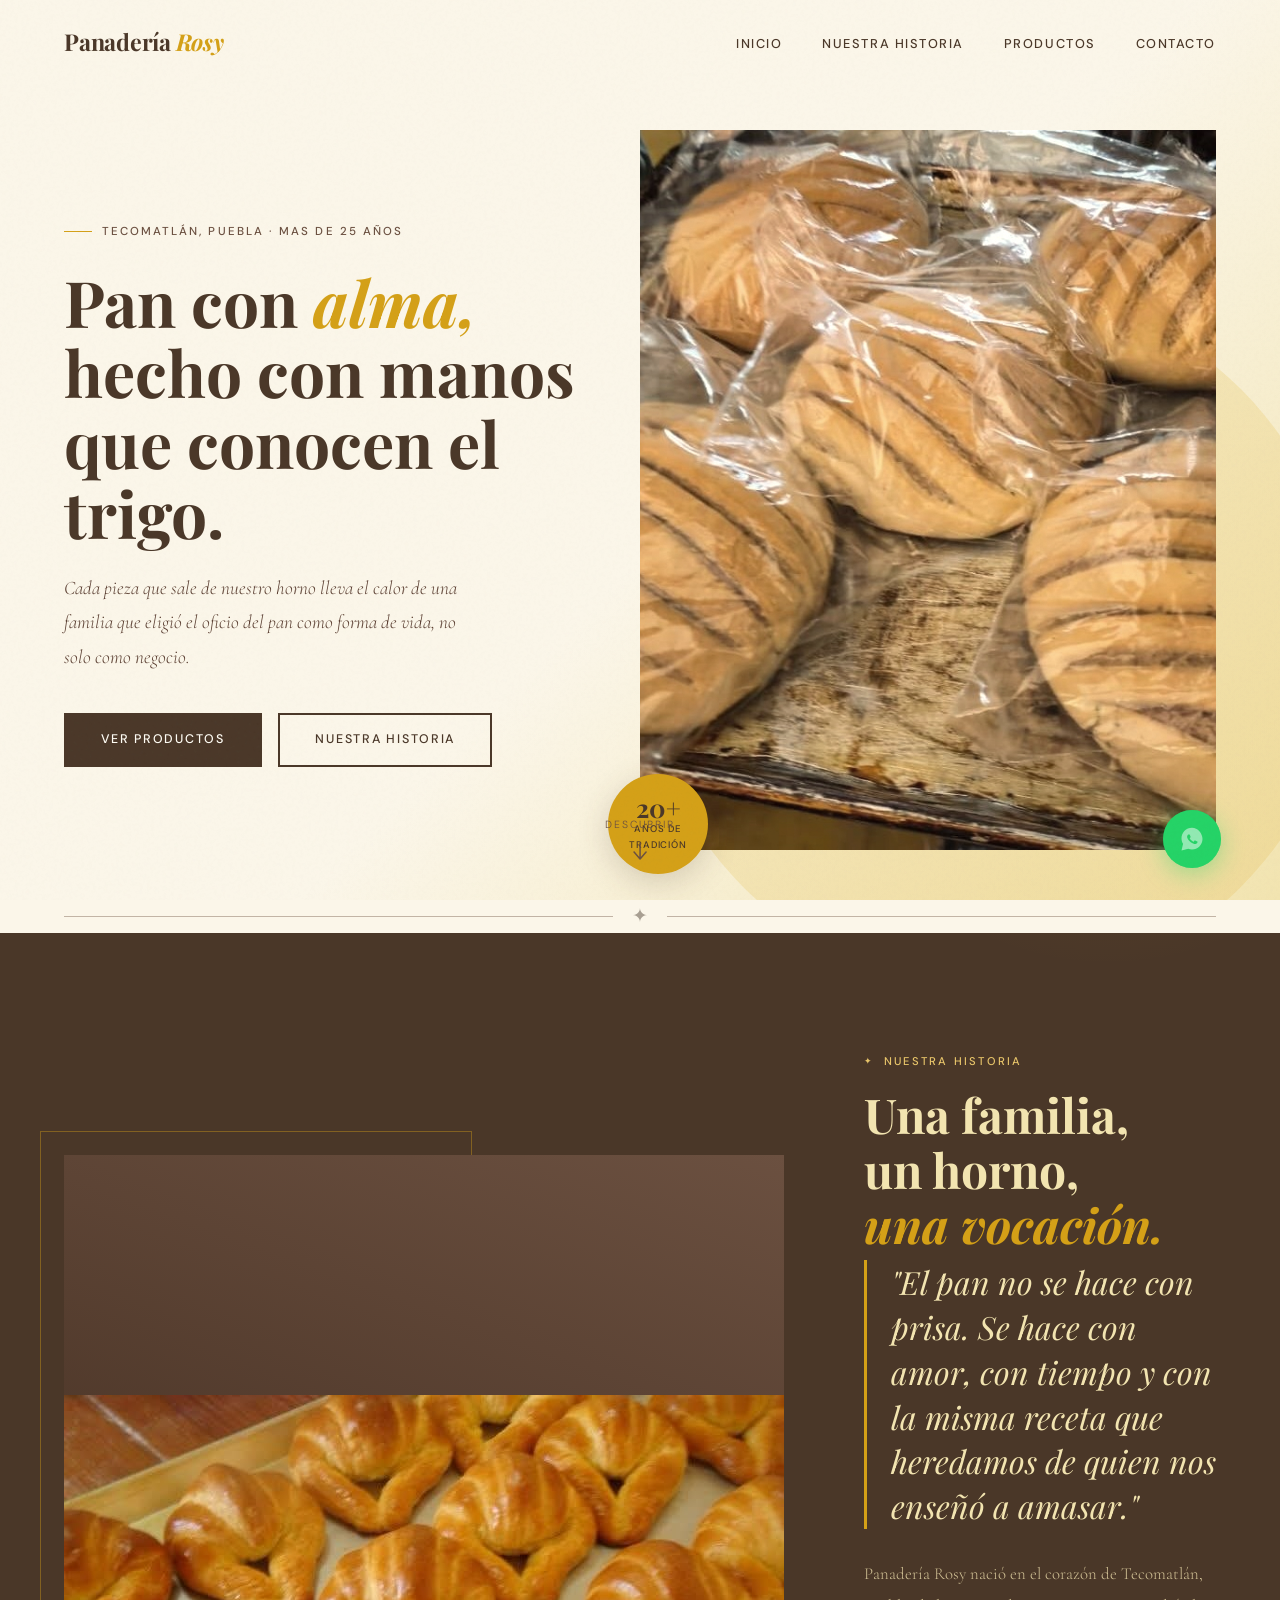
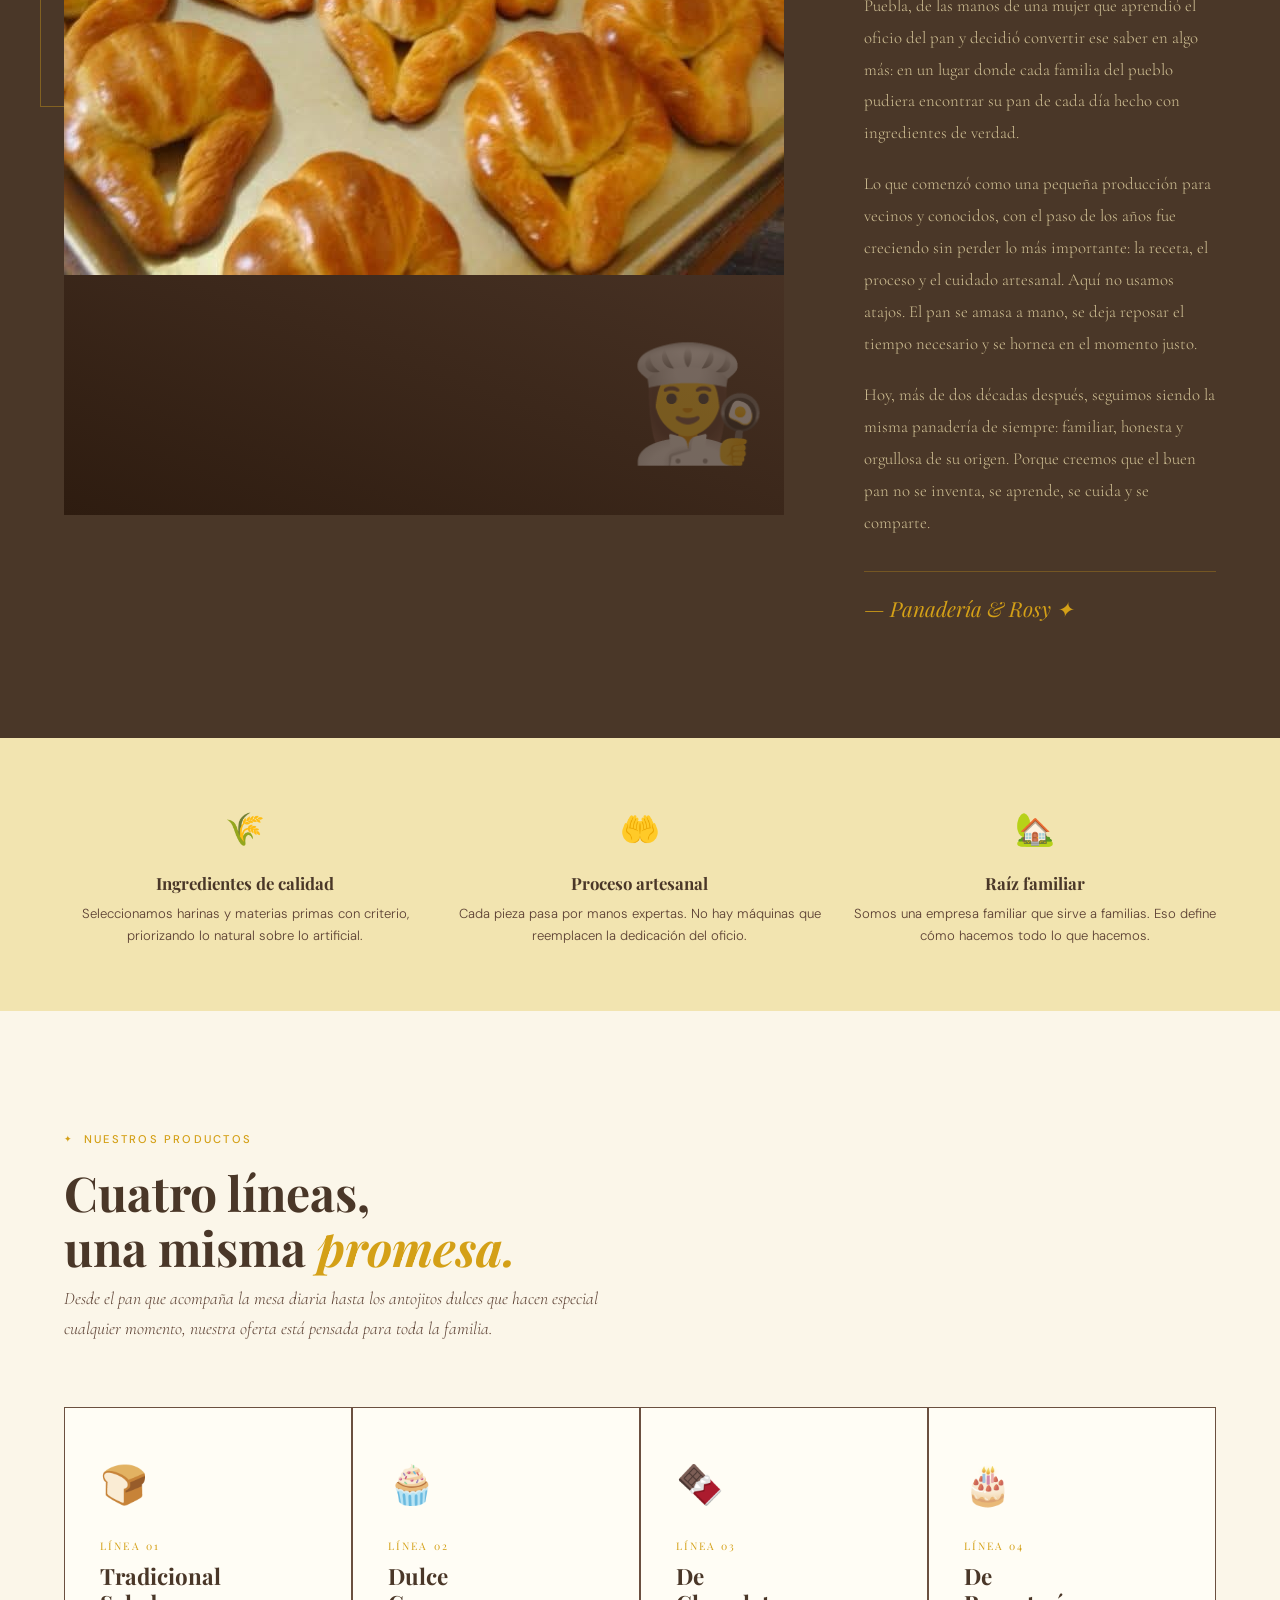
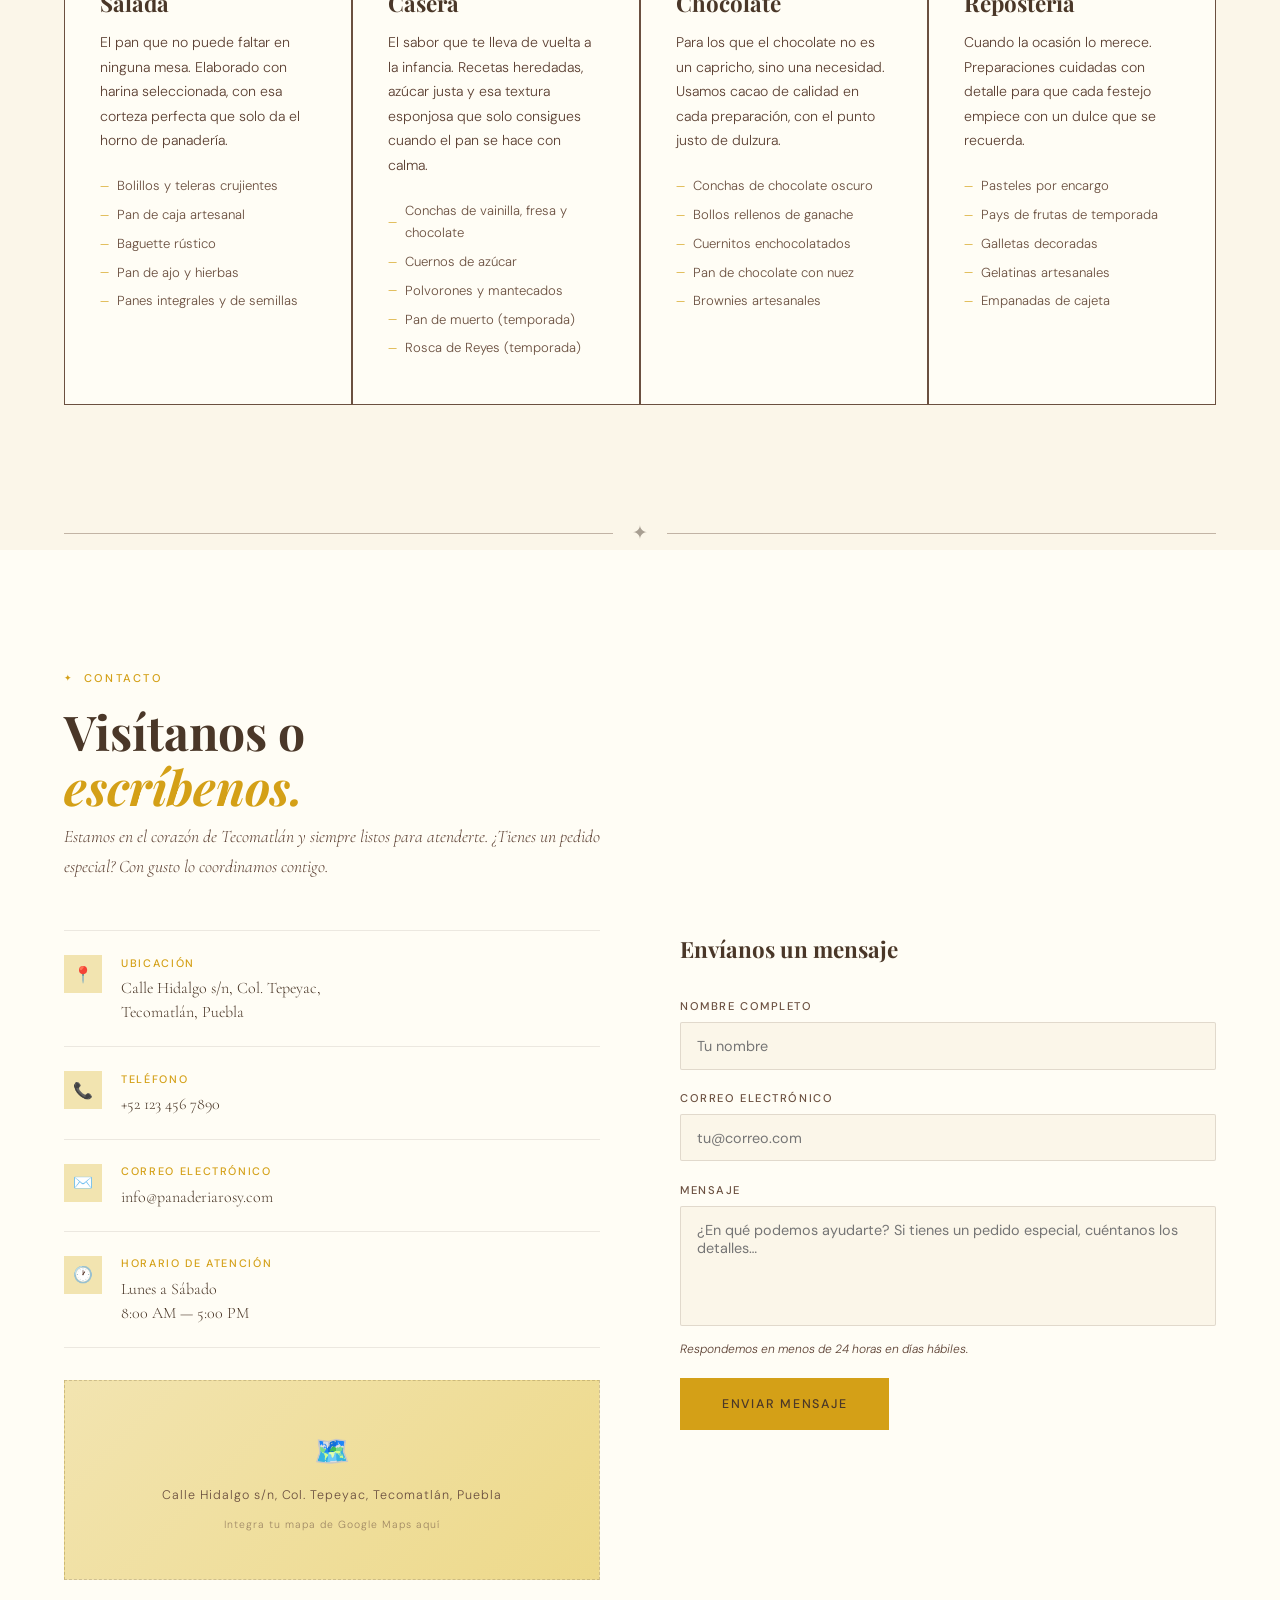
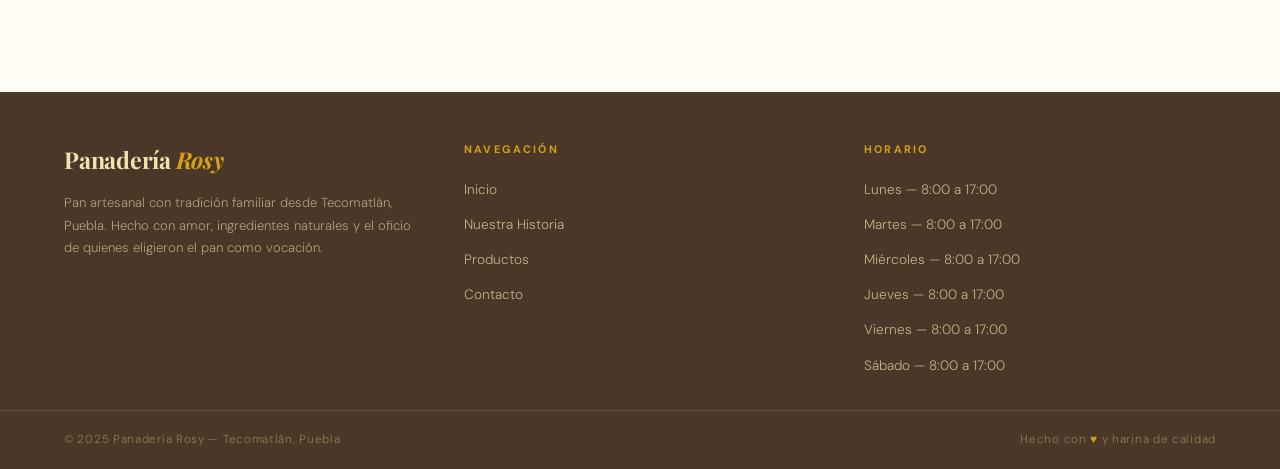
<file: index.html>
<!DOCTYPE html>
<html lang="es">
<head>
  <meta charset="UTF-8">
  <meta name="viewport" content="width=device-width, initial-scale=1.0">
  <title>Panadería Rosy — Tradición que se siente en cada bocado</title>

  <!-- Google Fonts -->
  <link rel="preconnect" href="https://fonts.googleapis.com">
  <link href="https://fonts.googleapis.com/css2?family=Playfair+Display:ital,wght@0,400;0,600;0,700;1,400;1,600&family=Cormorant+Garamond:ital,wght@0,300;0,400;1,300&family=DM+Sans:wght@300;400;500&display=swap" rel="stylesheet">

  <!-- Estilos -->
  <link rel="stylesheet" href="styles.css">
</head>
<body>

<!-- ═══════════════════════════════════════════
     NAVEGACIÓN
════════════════════════════════════════════ -->
<nav id="navbar">
  <a href="#inicio" class="nav-logo">Panadería <span>Rosy</span></a>
  <ul class="nav-links">
    <li><a href="#inicio">Inicio</a></li>
    <li><a href="#historia">Nuestra Historia</a></li>
    <li><a href="#productos">Productos</a></li>
    <li><a href="#contacto">Contacto</a></li>
  </ul>
  <button class="hamburger" id="hamburger" aria-label="Menú">
    <span></span><span></span><span></span>
  </button>
</nav>

<!-- Menú móvil -->
<div class="mobile-menu" id="mobileMenu">
  <a href="#inicio"   onclick="closeMobile()">Inicio</a>
  <a href="#historia" onclick="closeMobile()">Nuestra Historia</a>
  <a href="#productos" onclick="closeMobile()">Productos</a>
  <a href="#contacto" onclick="closeMobile()">Contacto</a>
</div>

<!-- ═══════════════════════════════════════════
     INICIO / HERO
════════════════════════════════════════════ -->
<section id="inicio">
  <div class="hero-bg"></div>
  <div class="hero-arc"></div>

  <div class="hero-content">
    <div class="hero-tag">Tecomatlán, Puebla · Mas de 25 años</div>
    <h1 class="hero-h1">
      Pan con <em>alma,</em><br>
      hecho con manos<br>
      que conocen el trigo.
    </h1>
    <p class="hero-sub">
      Cada pieza que sale de nuestro horno lleva el calor de una familia que eligió el oficio del pan como forma de vida, no solo como negocio.
    </p>
    <div class="cta-group">
      <a href="#productos" class="btn-primary">Ver productos</a>
      <a href="#historia"  class="btn-ghost">Nuestra historia</a>
    </div>
  </div>

  <div class="hero-image-wrap">
     <img class="hero-img" src="CCC.jpg" alt="Pan artesanal Panadería Rosy">
      <!--
        Sugerencia: reemplaza el placeholder con:
        <img class="hero-img" src="img/pan-artesanal.jpg" alt="Pan artesanal Panadería Rosy">
        Foto recomendada: hogaza rústica sobre tabla de madera, luz cálida lateral.
      -->
      <div class="hero-img-placeholder"></div>
      <div class="hero-badge">
        <strong>20+</strong>
        <span>años de tradición</span>
      </div>
    </div>
  </div>

  <div class="hero-scroll" aria-hidden="true">
    <span>Descubrir</span>
    <svg viewBox="0 0 14 18" fill="none" xmlns="http://www.w3.org/2000/svg">
      <path d="M7 1v16M1 10l6 7 6-7" stroke="currentColor" stroke-width="1.5" stroke-linecap="round" stroke-linejoin="round"/>
    </svg>
  </div>
</section>

<div class="divider"><span>✦</span></div>

<!-- ═══════════════════════════════════════════
     NUESTRA HISTORIA
════════════════════════════════════════════ -->
<section id="historia">
  <div class="historia-grid">

    <div class="historia-img-wrap reveal">
      <div class="historia-img-inner">
        <img src="Cuernitos.jpg" alt="Cuernitos de Panadería Rosy">
        <!--
          Sugerencia: foto de la fundadora o del proceso de amasado,
          en blanco y negro o tonos cálidos.
          <img src="img/fundadora.jpg" alt="Fundadora de Panadería Rosy">
        -->
      </div>
      <div class="historia-img-accent"></div>
    </div>

    <div>
      <div class="section-tag reveal">Nuestra Historia</div>
      <h2 class="section-title reveal reveal-delay-1">
        Una familia,<br>un horno,<br><em>una vocación.</em>
      </h2>

      <blockquote class="historia-quote reveal reveal-delay-2">
        "El pan no se hace con prisa. Se hace con amor, con tiempo y con la misma receta que heredamos de quien nos enseñó a amasar."
      </blockquote>

      <div class="historia-body reveal reveal-delay-3">
        <p>
          Panadería Rosy nació en el corazón de Tecomatlán, Puebla, de las manos de una mujer que aprendió el oficio del pan y decidió convertir ese saber en algo más: en un lugar donde cada familia del pueblo pudiera encontrar su pan de cada día hecho con ingredientes de verdad.
        </p>
        <p>
          Lo que comenzó como una pequeña producción para vecinos y conocidos, con el paso de los años fue creciendo sin perder lo más importante: la receta, el proceso y el cuidado artesanal. Aquí no usamos atajos. El pan se amasa a mano, se deja reposar el tiempo necesario y se hornea en el momento justo.
        </p>
        <p>
          Hoy, más de dos décadas después, seguimos siendo la misma panadería de siempre: familiar, honesta y orgullosa de su origen. Porque creemos que el buen pan no se inventa, se aprende, se cuida y se comparte.
        </p>
      </div>

      <div class="historia-firma reveal reveal-delay-4">
        — Panadería &amp; Rosy ✦
      </div>
    </div>

  </div>
</section>

<!-- Franja de valores -->
<div class="valores-strip">
  <div class="valor-item reveal">
    <span class="valor-icon">🌾</span>
    <div class="valor-label">Ingredientes de calidad</div>
    <p class="valor-text">Seleccionamos harinas y materias primas con criterio, priorizando lo natural sobre lo artificial.</p>
  </div>
  <div class="valor-item reveal reveal-delay-2">
    <span class="valor-icon">🤲</span>
    <div class="valor-label">Proceso artesanal</div>
    <p class="valor-text">Cada pieza pasa por manos expertas. No hay máquinas que reemplacen la dedicación del oficio.</p>
  </div>
  <div class="valor-item reveal reveal-delay-3">
    <span class="valor-icon">🏡</span>
    <div class="valor-label">Raíz familiar</div>
    <p class="valor-text">Somos una empresa familiar que sirve a familias. Eso define cómo hacemos todo lo que hacemos.</p>
  </div>
</div>

<!-- ═══════════════════════════════════════════
     PRODUCTOS
════════════════════════════════════════════ -->
<section id="productos">
  <div class="productos-intro reveal">
    <div class="section-tag">Nuestros Productos</div>
    <h2 class="section-title">
      Cuatro líneas,<br>una misma <em>promesa.</em>
    </h2>
    <p class="section-lead">
      Desde el pan que acompaña la mesa diaria hasta los antojitos dulces que hacen especial cualquier momento, nuestra oferta está pensada para toda la familia.
    </p>
  </div>

  <div class="lineas-grid">

    <!-- Línea 01: Salada -->
    <div class="linea-card reveal">
      <span class="linea-icon">🍞</span>
      <span class="linea-num">Línea 01</span>
      <div class="linea-name">Tradicional<br>Salada</div>
      <p class="linea-desc">
        El pan que no puede faltar en ninguna mesa. Elaborado con harina seleccionada, con esa corteza perfecta que solo da el horno de panadería.
      </p>
      <ul class="linea-items">
        <li>Bolillos y teleras crujientes</li>
        <li>Pan de caja artesanal</li>
        <li>Baguette rústico</li>
        <li>Pan de ajo y hierbas</li>
        <li>Panes integrales y de semillas</li>
      </ul>
    </div>

    <!-- Línea 02: Dulce -->
    <div class="linea-card reveal reveal-delay-1">
      <span class="linea-icon">🧁</span>
      <span class="linea-num">Línea 02</span>
      <div class="linea-name">Dulce<br>Casera</div>
      <p class="linea-desc">
        El sabor que te lleva de vuelta a la infancia. Recetas heredadas, azúcar justa y esa textura esponjosa que solo consigues cuando el pan se hace con calma.
      </p>
      <ul class="linea-items">
        <li>Conchas de vainilla, fresa y chocolate</li>
        <li>Cuernos de azúcar</li>
        <li>Polvorones y mantecados</li>
        <li>Pan de muerto (temporada)</li>
        <li>Rosca de Reyes (temporada)</li>
      </ul>
    </div>

    <!-- Línea 03: Chocolate -->
    <div class="linea-card reveal reveal-delay-2">
      <span class="linea-icon">🍫</span>
      <span class="linea-num">Línea 03</span>
      <div class="linea-name">De<br>Chocolate</div>
      <p class="linea-desc">
        Para los que el chocolate no es un capricho, sino una necesidad. Usamos cacao de calidad en cada preparación, con el punto justo de dulzura.
      </p>
      <ul class="linea-items">
        <li>Conchas de chocolate oscuro</li>
        <li>Bollos rellenos de ganache</li>
        <li>Cuernitos enchocolatados</li>
        <li>Pan de chocolate con nuez</li>
        <li>Brownies artesanales</li>
      </ul>
    </div>

    <!-- Línea 04: Repostería -->
    <div class="linea-card reveal reveal-delay-3">
      <span class="linea-icon">🎂</span>
      <span class="linea-num">Línea 04</span>
      <div class="linea-name">De<br>Repostería</div>
      <p class="linea-desc">
        Cuando la ocasión lo merece. Preparaciones cuidadas con detalle para que cada festejo empiece con un dulce que se recuerda.
      </p>
      <ul class="linea-items">
        <li>Pasteles por encargo</li>
        <li>Pays de frutas de temporada</li>
        <li>Galletas decoradas</li>
        <li>Gelatinas artesanales</li>
        <li>Empanadas de cajeta</li>
      </ul>
    </div>

  </div>
</section>

<div class="divider"><span>✦</span></div>

<!-- ═══════════════════════════════════════════
     CONTACTO
════════════════════════════════════════════ -->
<section id="contacto">
  <div class="section-tag reveal">Contacto</div>
  <h2 class="section-title reveal reveal-delay-1">
    Visítanos o<br><em>escríbenos.</em>
  </h2>
  <p class="section-lead reveal reveal-delay-2">
    Estamos en el corazón de Tecomatlán y siempre listos para atenderte. ¿Tienes un pedido especial? Con gusto lo coordinamos contigo.
  </p>

  <div class="contacto-grid">

    <!-- Información de contacto -->
    <div class="contacto-info reveal">

      <div class="info-item">
        <div class="info-icon">📍</div>
        <div>
          <div class="info-label">Ubicación</div>
          <p class="info-value">Calle Hidalgo s/n, Col. Tepeyac,<br>Tecomatlán, Puebla</p>
        </div>
      </div>

      <div class="info-item">
        <div class="info-icon">📞</div>
        <div>
          <div class="info-label">Teléfono</div>
          <p class="info-value"><a href="tel:+521234567890">+52 123 456 7890</a></p>
        </div>
      </div>

      <div class="info-item">
        <div class="info-icon">✉️</div>
        <div>
          <div class="info-label">Correo electrónico</div>
          <p class="info-value"><a href="mailto:info@panaderiarosy.com">info@panaderiarosy.com</a></p>
        </div>
      </div>

      <div class="info-item">
        <div class="info-icon">🕐</div>
        <div>
          <div class="info-label">Horario de atención</div>
          <p class="info-value">Lunes a Sábado<br>8:00 AM — 5:00 PM</p>
        </div>
      </div>

      <!-- Mapa de Google Maps -->
      <div class="map-placeholder">
        <span>🗺️</span>
        <p>Calle Hidalgo s/n, Col. Tepeyac, Tecomatlán, Puebla</p>
        <small style="opacity:0.6">Integra tu mapa de Google Maps aquí</small>
        <!--
          Para activar el mapa real, reemplaza este bloque con:
          <iframe
            src="https://www.google.com/maps/embed?pb=TU_EMBED_ID"
            width="100%" height="100%"
            style="border:0;" allowfullscreen="" loading="lazy">
          </iframe>
        -->
      </div>
    </div>

    <!-- Formulario de contacto -->
    <div class="reveal reveal-delay-2">
      <h3 style="font-family:var(--font-display);font-size:1.4rem;font-weight:700;color:var(--marron);margin-bottom:1.8rem;">
        Envíanos un mensaje
      </h3>
      <form class="contacto-form" onsubmit="handleForm(event)">
        <div class="form-group">
          <label for="nombre">Nombre completo</label>
          <input type="text" id="nombre" name="nombre" placeholder="Tu nombre" required>
        </div>
        <div class="form-group">
          <label for="correo">Correo electrónico</label>
          <input type="email" id="correo" name="correo" placeholder="tu@correo.com" required>
        </div>
        <div class="form-group">
          <label for="mensaje">Mensaje</label>
          <textarea id="mensaje" name="mensaje" placeholder="¿En qué podemos ayudarte? Si tienes un pedido especial, cuéntanos los detalles…" required></textarea>
        </div>
        <p class="form-note">Respondemos en menos de 24 horas en días hábiles.</p>
        <button type="submit" class="btn-send">Enviar mensaje</button>
        <div id="form-success" style="display:none;color:var(--marron);font-size:0.85rem;background:var(--pastel);padding:1rem;border-left:3px solid var(--yema);">
          ¡Gracias! Tu mensaje fue enviado. Te contactaremos pronto. 🌾
        </div>
      </form>
    </div>

  </div>
</section>

<!-- ═══════════════════════════════════════════
     FOOTER
════════════════════════════════════════════ -->
<footer>
  <div class="footer-brand">
    <a href="#inicio" class="nav-logo">Panadería <span>Rosy</span></a>
    <p>Pan artesanal con tradición familiar desde Tecomatlán, Puebla. Hecho con amor, ingredientes naturales y el oficio de quienes eligieron el pan como vocación.</p>
  </div>
  <div class="footer-col">
    <h4>Navegación</h4>
    <ul>
      <li><a href="#inicio">Inicio</a></li>
      <li><a href="#historia">Nuestra Historia</a></li>
      <li><a href="#productos">Productos</a></li>
      <li><a href="#contacto">Contacto</a></li>
    </ul>
  </div>
  <div class="footer-col">
    <h4>Horario</h4>
    <ul>
      <li><a href="#">Lunes — 8:00 a 17:00</a></li>
      <li><a href="#">Martes — 8:00 a 17:00</a></li>
      <li><a href="#">Miércoles — 8:00 a 17:00</a></li>
      <li><a href="#">Jueves — 8:00 a 17:00</a></li>
      <li><a href="#">Viernes — 8:00 a 17:00</a></li>
      <li><a href="#">Sábado — 8:00 a 17:00</a></li>
    </ul>
  </div>
</footer>
<div class="footer-bottom">
  <p>© 2025 Panadería Rosy — Tecomatlán, Puebla</p>
  <p>Hecho con <span class="footer-heart">♥</span> y harina de calidad</p>
</div>

<!-- ═══════════════════════════════════════════
     WHATSAPP FLOTANTE
     Reemplaza el número: wa.me/52[TU NÚMERO]
     El parámetro ?text= es el mensaje predefinido.
════════════════════════════════════════════ -->
<a class="wa-float"
   href="https://wa.me/521234567890?text=Hola%20Panadera%C3%ADa%20Rosy%2C%20me%20interesa%20hacer%20un%20pedido%20%F0%9F%8D%9E"
   target="_blank"
   rel="noopener noreferrer"
   aria-label="Contáctanos por WhatsApp">
  <div class="wa-bubble">
    <svg viewBox="0 0 32 32" fill="none" xmlns="http://www.w3.org/2000/svg">
      <path d="M16 3C9.373 3 4 8.373 4 15c0 2.385.664 4.61 1.816 6.51L4 29l7.697-1.797A12.94 12.94 0 0016 28c6.627 0 12-5.373 12-12S22.627 3 16 3z" fill="#fff"/>
      <path d="M21.707 18.594c-.293-.147-1.734-.856-2.003-.953-.268-.098-.463-.147-.658.147-.195.293-.756.953-.927 1.148-.17.195-.341.22-.634.073-.293-.147-1.237-.456-2.356-1.453-.870-.776-1.458-1.735-1.629-2.028-.17-.293-.018-.451.128-.597.131-.131.293-.341.44-.512.146-.17.195-.293.293-.488.098-.195.049-.366-.025-.512-.073-.147-.658-1.587-.902-2.173-.237-.57-.479-.493-.658-.502l-.561-.01c-.195 0-.512.073-.78.366-.268.293-1.025 1.001-1.025 2.44s1.049 2.832 1.196 3.027c.146.195 2.064 3.152 5.001 4.42.699.302 1.244.482 1.669.617.701.223 1.34.192 1.844.116.562-.084 1.734-.709 1.978-1.393.244-.684.244-1.27.17-1.393-.073-.122-.268-.195-.561-.342z" fill="#25D366"/>
    </svg>
  </div>
  <span class="wa-label">¡Escríbenos!</span>
</a>

<!-- Script principal -->
<script src="main.js"></script>

</body>
</html>
</file>
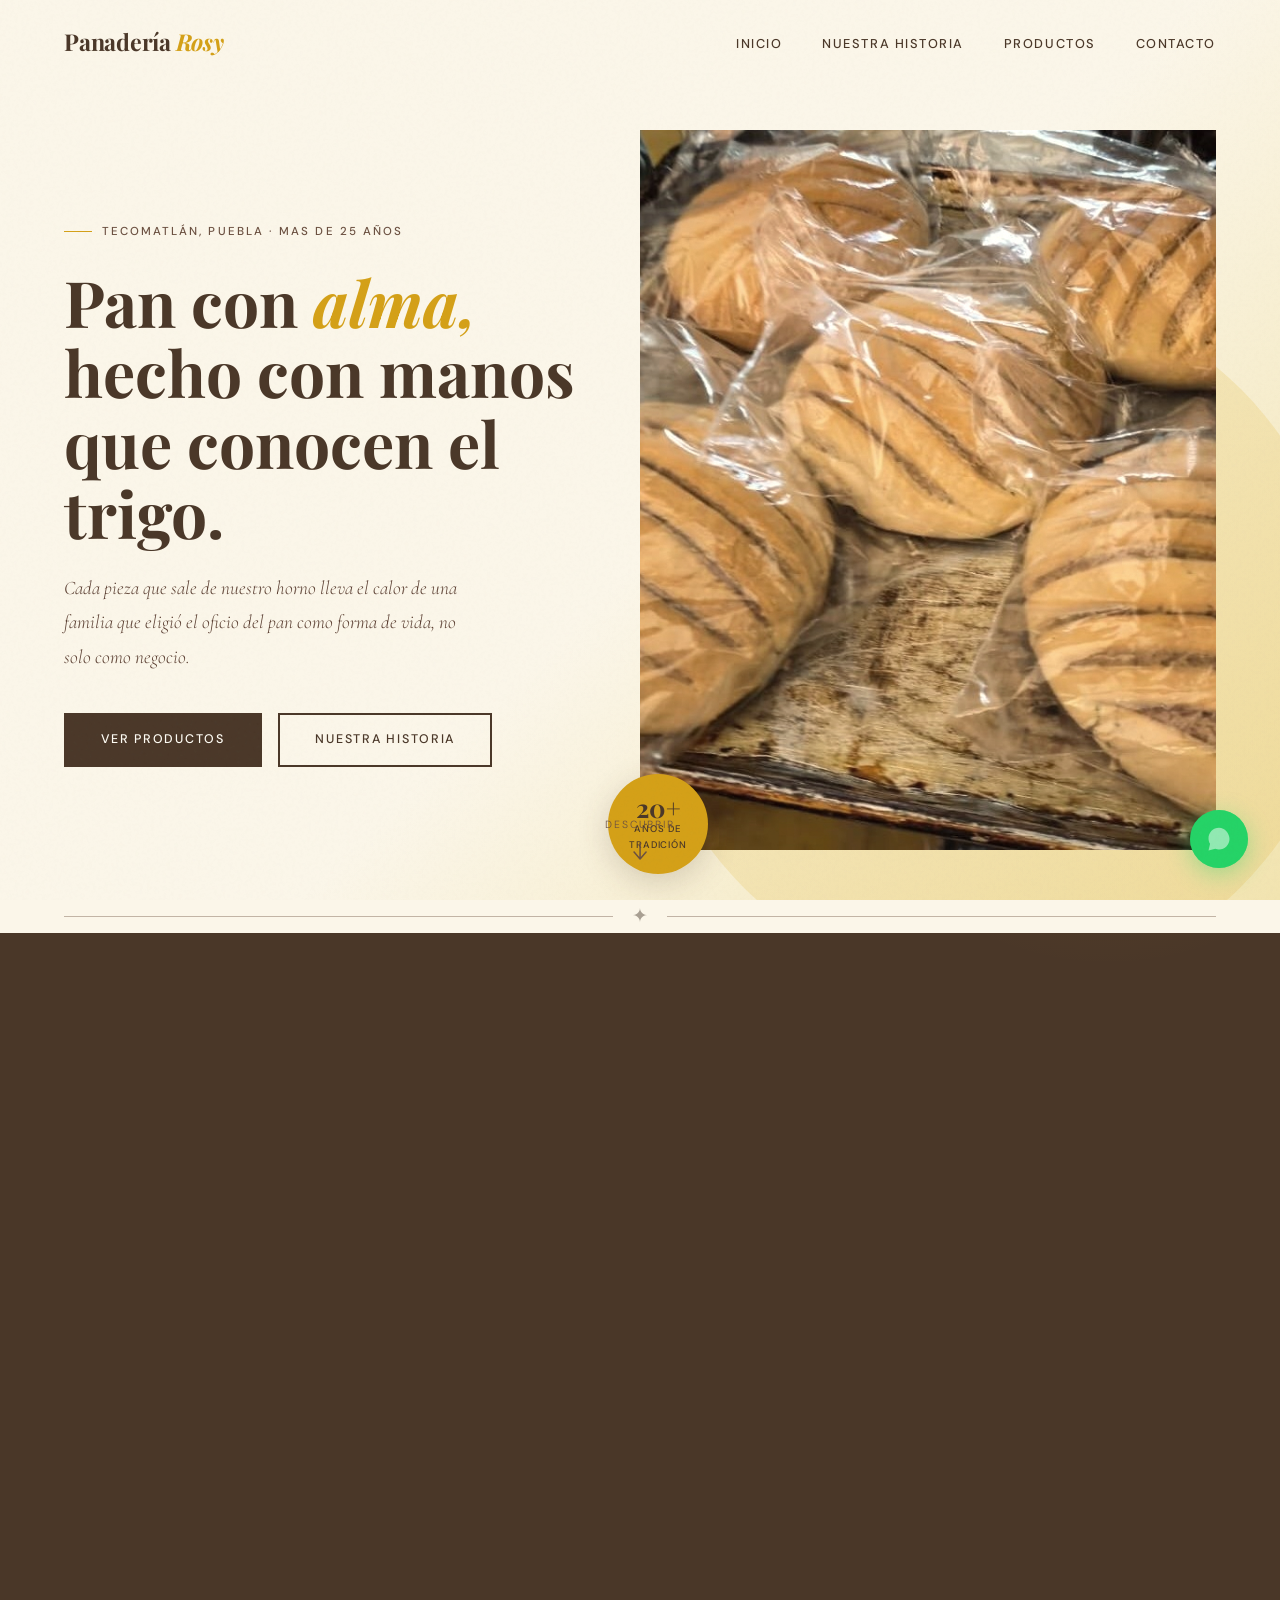
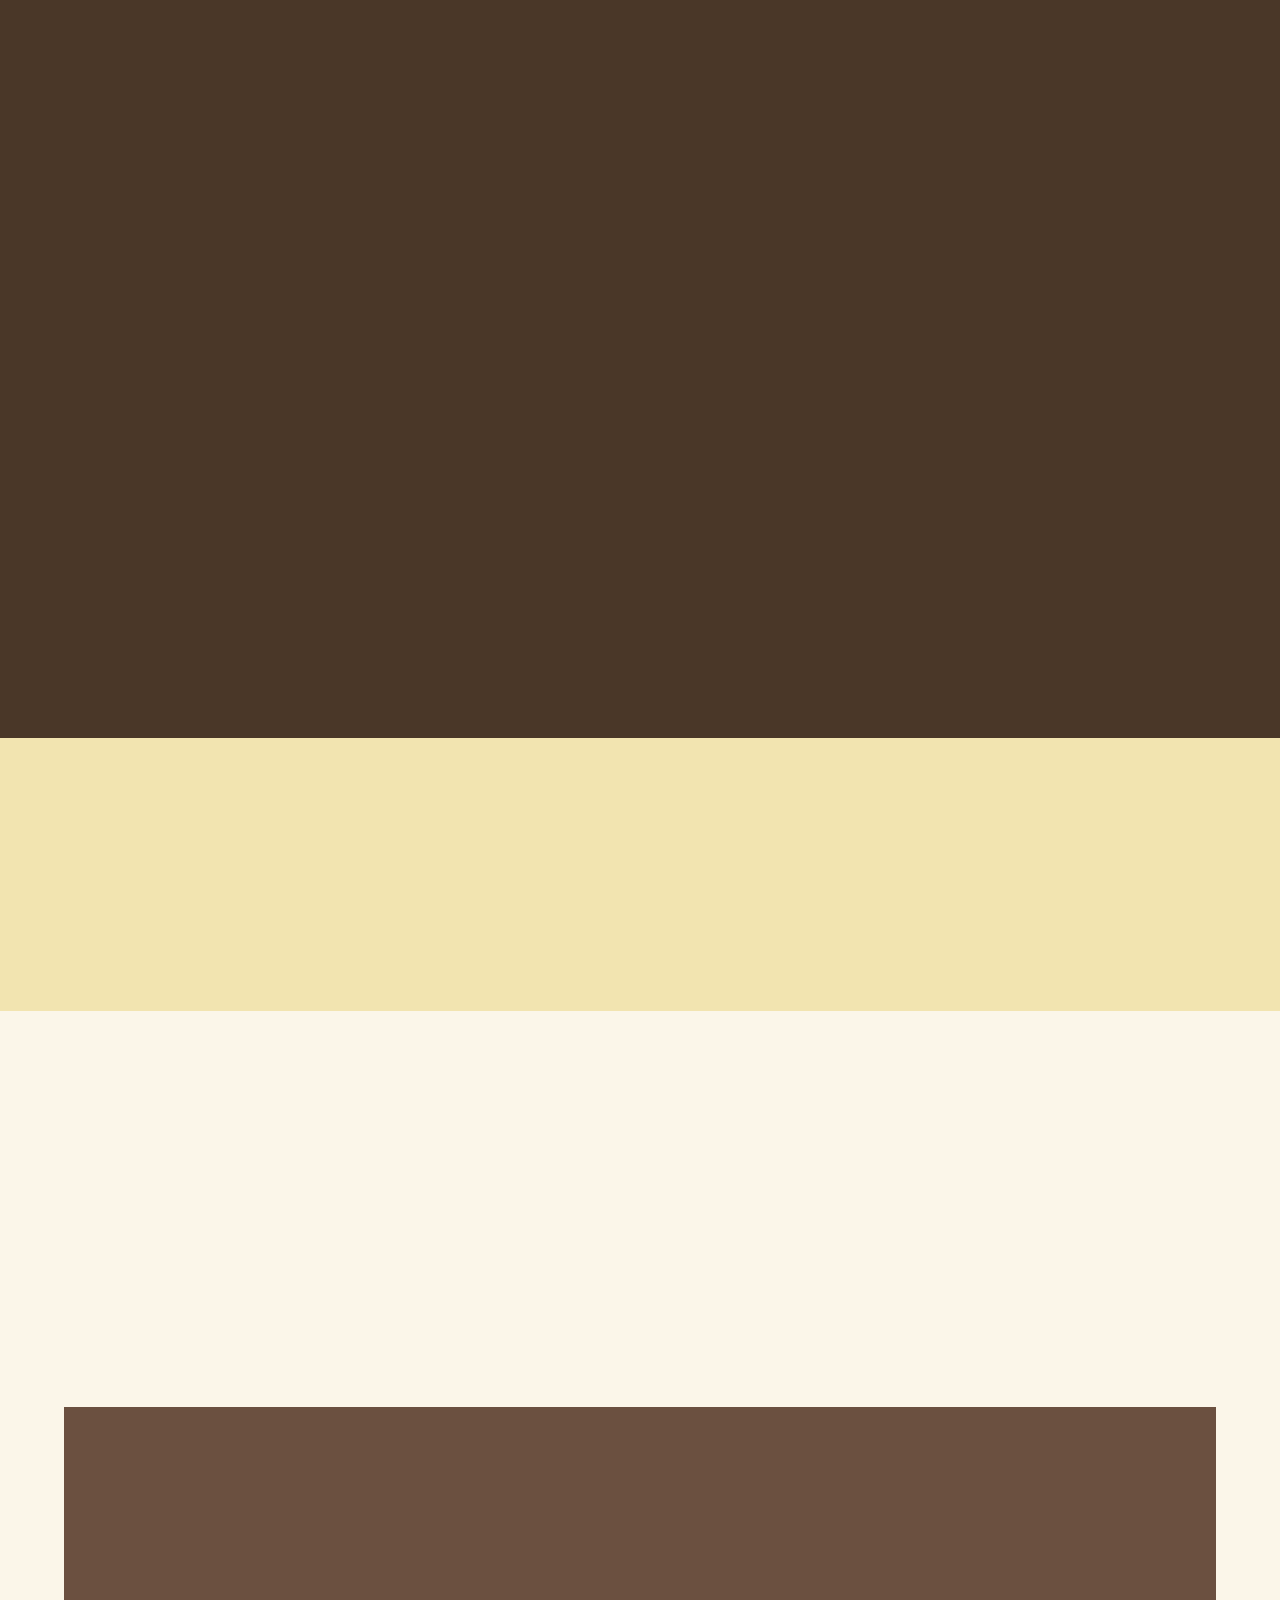
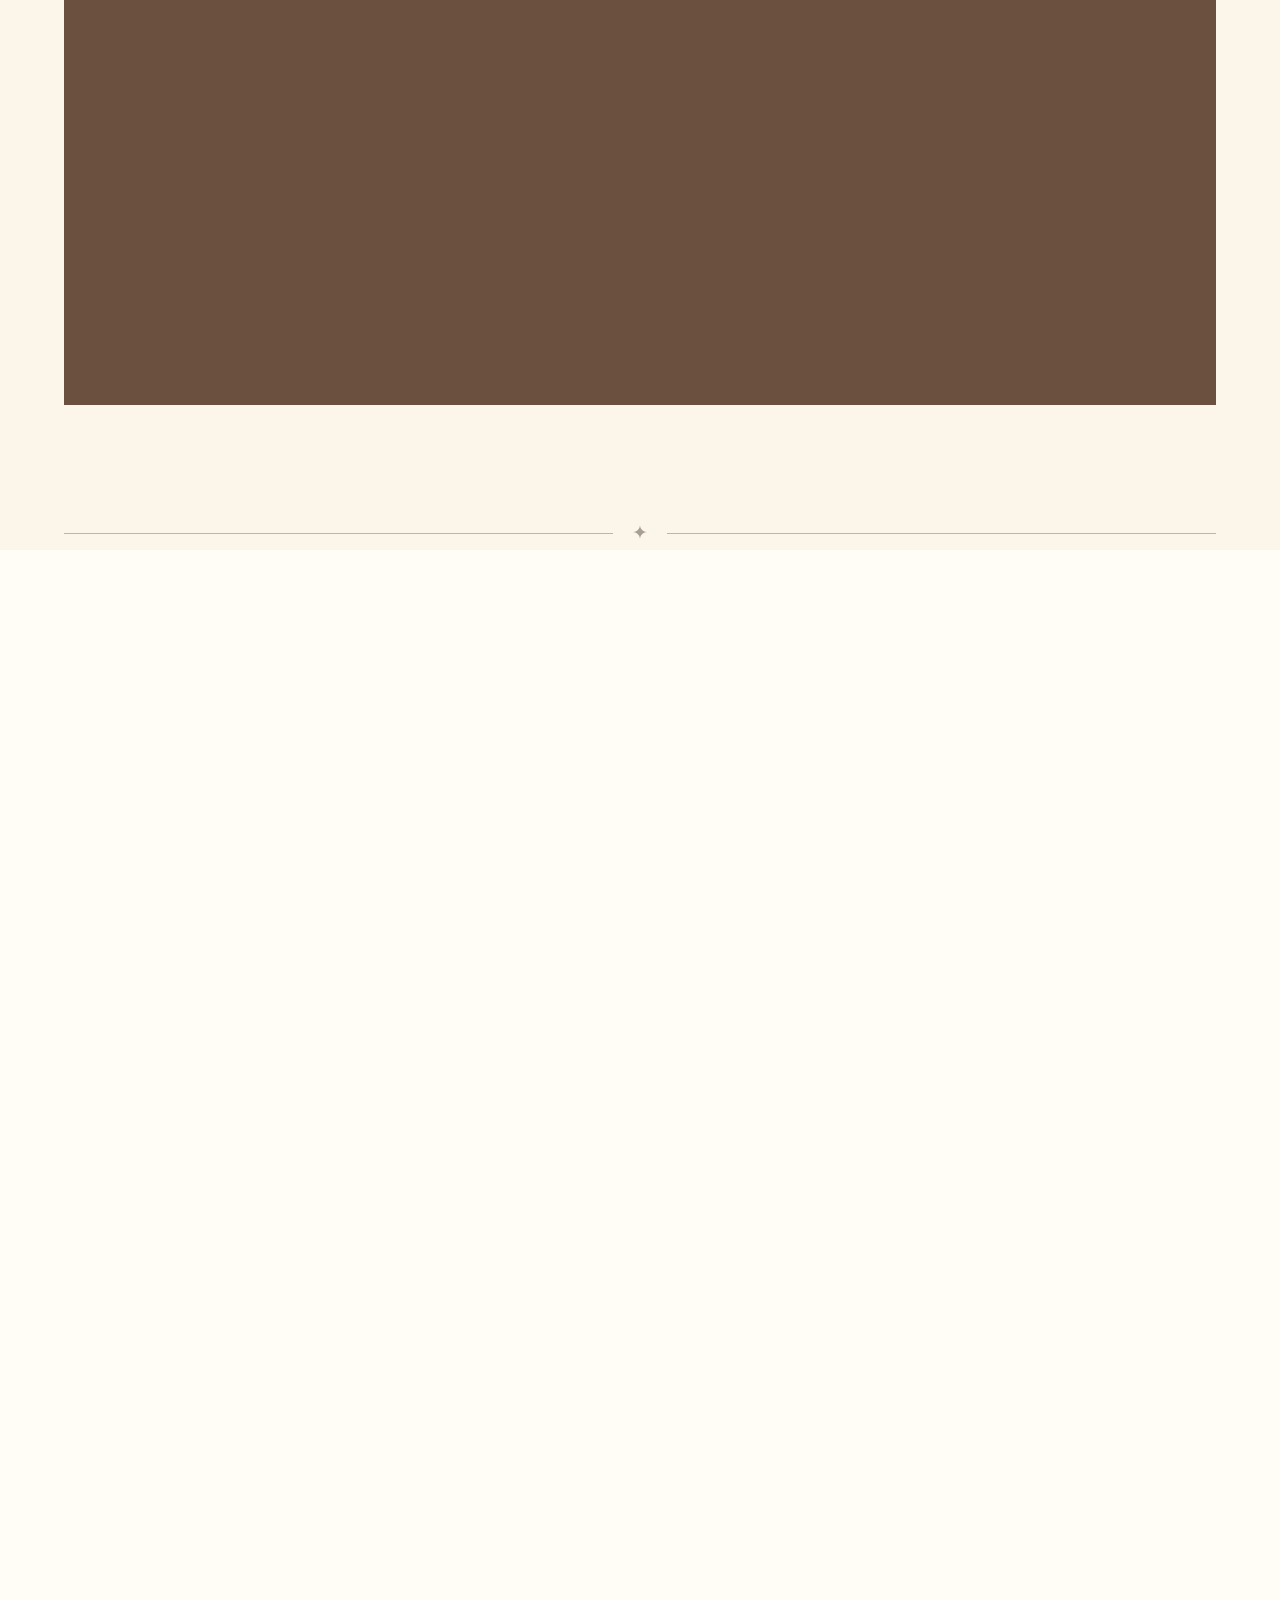
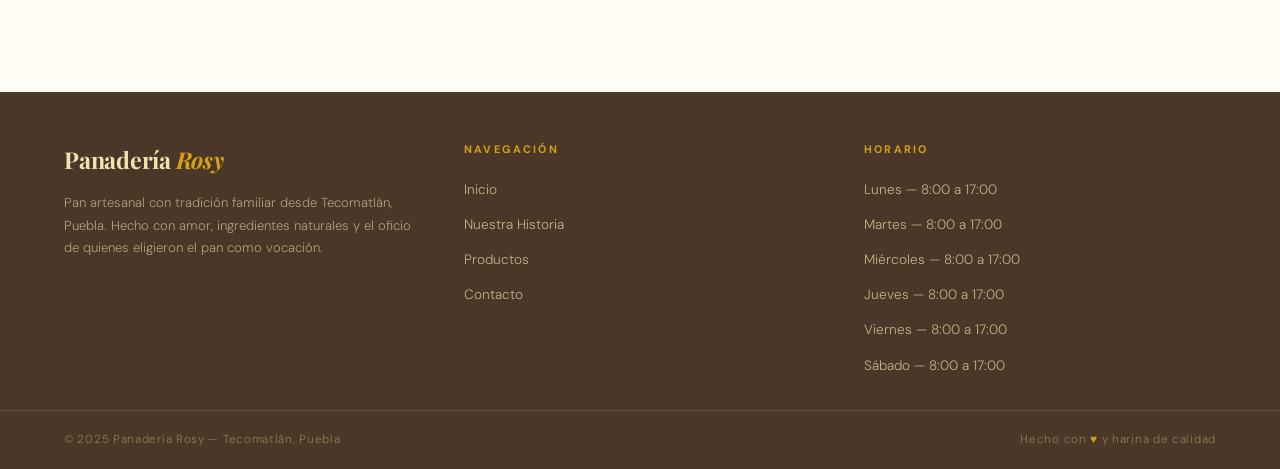
<file: index_backup.html>
<!DOCTYPE html>
<html lang="es">
<head>
  <meta charset="UTF-8">
  <meta name="viewport" content="width=device-width, initial-scale=1.0">
  <title>Panadería Rosy — Tradición que se siente en cada bocado</title>

  <!-- Google Fonts -->
  <link rel="preconnect" href="https://fonts.googleapis.com">
  <link href="https://fonts.googleapis.com/css2?family=Playfair+Display:ital,wght@0,400;0,600;0,700;1,400;1,600&family=Cormorant+Garamond:ital,wght@0,300;0,400;1,300&family=DM+Sans:wght@300;400;500&display=swap" rel="stylesheet">

  <!-- Estilos -->
  <link rel="stylesheet" href="styles.css">
</head>
<body>

<!-- ═══════════════════════════════════════════
     NAVEGACIÓN
════════════════════════════════════════════ -->
<nav id="navbar">
  <a href="#inicio" class="nav-logo">Panadería <span>Rosy</span></a>
  <ul class="nav-links">
    <li><a href="#inicio">Inicio</a></li>
    <li><a href="#historia">Nuestra Historia</a></li>
    <li><a href="#productos">Productos</a></li>
    <li><a href="#contacto">Contacto</a></li>
  </ul>
  <button class="hamburger" id="hamburger" aria-label="Menú">
    <span></span><span></span><span></span>
  </button>
</nav>

<!-- Menú móvil -->
<div class="mobile-menu" id="mobileMenu">
  <a href="#inicio"   onclick="closeMobile()">Inicio</a>
  <a href="#historia" onclick="closeMobile()">Nuestra Historia</a>
  <a href="#productos" onclick="closeMobile()">Productos</a>
  <a href="#contacto" onclick="closeMobile()">Contacto</a>
</div>

<!-- ═══════════════════════════════════════════
     INICIO / HERO
════════════════════════════════════════════ -->
<section id="inicio">
  <div class="hero-bg"></div>
  <div class="hero-arc"></div>

  <div class="hero-content">
    <div class="hero-tag">Tecomatlán, Puebla · Mas de 25 años</div>
    <h1 class="hero-h1">
      Pan con <em>alma,</em><br>
      hecho con manos<br>
      que conocen el trigo.
    </h1>
    <p class="hero-sub">
      Cada pieza que sale de nuestro horno lleva el calor de una familia que eligió el oficio del pan como forma de vida, no solo como negocio.
    </p>
    <div class="cta-group">
      <a href="#productos" class="btn-primary">Ver productos</a>
      <a href="#historia"  class="btn-ghost">Nuestra historia</a>
    </div>
  </div>

  <div class="hero-image-wrap">
     <img class="hero-img" src="CCC.jpg" alt="Pan artesanal Panadería Rosy">
      <!--
        Sugerencia: reemplaza el placeholder con:
        <img class="hero-img" src="img/pan-artesanal.jpg" alt="Pan artesanal Panadería Rosy">
        Foto recomendada: hogaza rústica sobre tabla de madera, luz cálida lateral.
      -->
      <div class="hero-img-placeholder"></div>
      <div class="hero-badge">
        <strong>20+</strong>
        <span>años de tradición</span>
      </div>
    </div>
  </div>

  <div class="hero-scroll" aria-hidden="true">
    <span>Descubrir</span>
    <svg viewBox="0 0 14 18" fill="none" xmlns="http://www.w3.org/2000/svg">
      <path d="M7 1v16M1 10l6 7 6-7" stroke="currentColor" stroke-width="1.5" stroke-linecap="round" stroke-linejoin="round"/>
    </svg>
  </div>
</section>

<div class="divider"><span>✦</span></div>

<!-- ═══════════════════════════════════════════
     NUESTRA HISTORIA
════════════════════════════════════════════ -->
<section id="historia">
  <div class="historia-grid">

    <div class="historia-img-wrap reveal">
      <div class="historia-img-inner">
        <img src="Cuernitos.jpg" alt="Cuernitos de Panadería Rosy">
        <!--
          Sugerencia: foto de la fundadora o del proceso de amasado,
          en blanco y negro o tonos cálidos.
          <img src="img/fundadora.jpg" alt="Fundadora de Panadería Rosy">
        -->
      </div>
      <div class="historia-img-accent"></div>
    </div>

    <div>
      <div class="section-tag reveal">Nuestra Historia</div>
      <h2 class="section-title reveal reveal-delay-1">
        Una familia,<br>un horno,<br><em>una vocación.</em>
      </h2>

      <blockquote class="historia-quote reveal reveal-delay-2">
        "El pan no se hace con prisa. Se hace con amor, con tiempo y con la misma receta que heredamos de quien nos enseñó a amasar."
      </blockquote>

      <div class="historia-body reveal reveal-delay-3">
        <p>
          Panadería Rosy nació en el corazón de Tecomatlán, Puebla, de las manos de una mujer que aprendió el oficio del pan y decidió convertir ese saber en algo más: en un lugar donde cada familia del pueblo pudiera encontrar su pan de cada día hecho con ingredientes de verdad.
        </p>
        <p>
          Lo que comenzó como una pequeña producción para vecinos y conocidos, con el paso de los años fue creciendo sin perder lo más importante: la receta, el proceso y el cuidado artesanal. Aquí no usamos atajos. El pan se amasa a mano, se deja reposar el tiempo necesario y se hornea en el momento justo.
        </p>
        <p>
          Hoy, más de dos décadas después, seguimos siendo la misma panadería de siempre: familiar, honesta y orgullosa de su origen. Porque creemos que el buen pan no se inventa, se aprende, se cuida y se comparte.
        </p>
      </div>

      <div class="historia-firma reveal reveal-delay-4">
        — Panadería &amp; Rosy ✦
      </div>
    </div>

  </div>
</section>

<!-- Franja de valores -->
<div class="valores-strip">
  <div class="valor-item reveal">
    <span class="valor-icon">🌾</span>
    <div class="valor-label">Ingredientes de calidad</div>
    <p class="valor-text">Seleccionamos harinas y materias primas con criterio, priorizando lo natural sobre lo artificial.</p>
  </div>
  <div class="valor-item reveal reveal-delay-2">
    <span class="valor-icon">🤲</span>
    <div class="valor-label">Proceso artesanal</div>
    <p class="valor-text">Cada pieza pasa por manos expertas. No hay máquinas que reemplacen la dedicación del oficio.</p>
  </div>
  <div class="valor-item reveal reveal-delay-3">
    <span class="valor-icon">🏡</span>
    <div class="valor-label">Raíz familiar</div>
    <p class="valor-text">Somos una empresa familiar que sirve a familias. Eso define cómo hacemos todo lo que hacemos.</p>
  </div>
</div>

<!-- ═══════════════════════════════════════════
     PRODUCTOS
════════════════════════════════════════════ -->
<section id="productos">
  <div class="productos-intro reveal">
    <div class="section-tag">Nuestros Productos</div>
    <h2 class="section-title">
      Cuatro líneas,<br>una misma <em>promesa.</em>
    </h2>
    <p class="section-lead">
      Desde el pan que acompaña la mesa diaria hasta los antojitos dulces que hacen especial cualquier momento, nuestra oferta está pensada para toda la familia.
    </p>
  </div>

  <div class="lineas-grid">

    <!-- Línea 01: Salada -->
    <div class="linea-card reveal">
      <span class="linea-icon">🍞</span>
      <span class="linea-num">Línea 01</span>
      <div class="linea-name">Tradicional<br>Salada</div>
      <p class="linea-desc">
        El pan que no puede faltar en ninguna mesa. Elaborado con harina seleccionada, con esa corteza perfecta que solo da el horno de panadería.
      </p>
      <ul class="linea-items">
        <li>Bolillos y teleras crujientes</li>
        <li>Bollos</li>
        <li>Baguette rústico</li>
        <li>Mini Baguettes</li>
      </ul>
    </div>

    <!-- Línea 02: Dulce -->
    <div class="linea-card reveal reveal-delay-1">
      <span class="linea-icon">🧁</span>
      <span class="linea-num">Línea 02</span>
      <div class="linea-name">Dulce<br>Casera</div>
      <p class="linea-desc">
        El sabor que te lleva de vuelta a la infancia. Recetas heredadas, azúcar justa y esa textura esponjosa que solo consigues cuando el pan se hace con calma.
      </p>
      <ul class="linea-items">
        <li>Conchas de vainilla, fresa y chocolate</li>
        <li>Cuernos de azúcar</li>
        <li>Jamoncillo</li>
        <li>Tecuarin</li>
        <li>Trenza</li>
      </ul>
    </div>

    <!-- Línea 03: Chocolate -->
    <div class="linea-card reveal reveal-delay-2">
      <span class="linea-icon">🍫</span>
      <span class="linea-num">Línea 03</span>
      <div class="linea-name">De<br>Chocolate</div>
      <p class="linea-desc">
        Para los que el chocolate no es un capricho, sino una necesidad. Usamos cacao de calidad en cada preparación, con el punto justo de dulzura.
      </p>
      <ul class="linea-items">
        <li>Concha de chocolate</li>
        <li>Polca de Chocolate</li>
      </ul>
    </div>

    <!-- Línea 04: Repostería -->
    <div class="linea-card reveal reveal-delay-3">
      <span class="linea-icon">🎂</span>
      <span class="linea-num">Línea 04</span>
      <div class="linea-name">De<br>Repostería</div>
      <p class="linea-desc">
        Cuando la ocasión lo merece. Preparaciones cuidadas con detalle para que cada festejo empiece con un dulce que se recuerda.
      </p>
      <ul class="linea-items">
        <li>Roles de canela</li>
        <li>Panqué</li>
        <li>Mantecadas</li>
        <li>Pinguino</li>
        <li>Tarta de fruta</li>
      </ul>
    </div>

  </div>
</section>

<div class="divider"><span>✦</span></div>

<!-- ═══════════════════════════════════════════
     CONTACTO
════════════════════════════════════════════ -->
<section id="contacto">
  <div class="section-tag reveal">Contacto</div>
  <h2 class="section-title reveal reveal-delay-1">
    Visítanos o<br><em>escríbenos.</em>
  </h2>
  <p class="section-lead reveal reveal-delay-2">
    Estamos en el corazón de Tecomatlán y siempre listos para atenderte. ¿Tienes un pedido especial? Con gusto lo coordinamos contigo.
  </p>

  <div class="contacto-grid">

    <!-- Información de contacto -->
    <div class="contacto-info reveal">

      <div class="info-item">
        <div class="info-icon">📍</div>
        <div>
          <div class="info-label">Ubicación</div>
          <p class="info-value">Calle Hidalgo s/n, Col. Tepeyac,<br>Tecomatlán, Puebla</p>
        </div>
      </div>

      <div class="info-item">
        <div class="info-icon">📞</div>
        <div>
          <div class="info-label">Teléfono</div>
          <p class="info-value"><a href="tel:+522754412072">+52 275 441 2072</a></p>
        </div>
      </div>

      <div class="info-item">
        <div class="info-icon">✉️</div>
        <div>
          <div class="info-label">Correo electrónico</div>
          <p class="info-value"><a href="mailto:info@panaderiarosy.com">info@panaderiarosy.com</a></p>
        </div>
      </div>

      <div class="info-item">
        <div class="info-icon">🕐</div>
        <div>
          <div class="info-label">Horario de atención</div>
          <p class="info-value">Lunes a Sábado<br>8:00 AM — 5:00 PM</p>
        </div>
      </div>

      <!-- Mapa de Google Maps -->
      <div class="map-placeholder">
        <span>🗺️</span>
        <p>Calle Hidalgo s/n, Col. Tepeyac, Tecomatlán, Puebla</p>
        <small style="opacity:0.6">Integra tu mapa de Google Maps aquí</small>
          <iframe
            src="https://maps.app.goo.gl/kDPAE89VxUiHRgwU9"
            width="100%" height="100%"
            style="border:0;" allowfullscreen="" loading="lazy">
            </iframe>
        <!--
          Para activar el mapa real, reemplaza este bloque con:
          <iframe
            src="https://www.google.com/maps/embed?pb=TU_EMBED_ID"
            width="100%" height="100%"
            style="border:0;" allowfullscreen="" loading="lazy">
          </iframe>
        -->
      </div>
    </div>

    <!-- Formulario de contacto -->
    <div class="reveal reveal-delay-2">
      <h3 style="font-family:var(--font-display);font-size:1.4rem;font-weight:700;color:var(--marron);margin-bottom:1.8rem;">
        Envíanos un mensaje
      </h3>
      <form class="contacto-form" onsubmit="handleForm(event)">
        <div class="form-group">
          <label for="nombre">Nombre completo</label>
          <input type="text" id="nombre" name="nombre" placeholder="Tu nombre" required>
        </div>
        <div class="form-group">
          <label for="correo">Correo electrónico</label>
          <input type="email" id="correo" name="correo" placeholder="tu@correo.com" required>
        </div>
        <div class="form-group">
          <label for="mensaje">Mensaje</label>
          <textarea id="mensaje" name="mensaje" placeholder="¿En qué podemos ayudarte? Si tienes un pedido especial, cuéntanos los detalles…" required></textarea>
        </div>
        <p class="form-note">Respondemos en menos de 24 horas en días hábiles.</p>
        <button type="submit" class="btn-send">Enviar mensaje</button>
        <div id="form-success" style="display:none;color:var(--marron);font-size:0.85rem;background:var(--pastel);padding:1rem;border-left:3px solid var(--yema);">
          ¡Gracias! Tu mensaje fue enviado. Te contactaremos pronto. 🌾
        </div>
      </form>
    </div>

  </div>
</section>

<!-- ═══════════════════════════════════════════
     FOOTER
════════════════════════════════════════════ -->
<footer>
  <div class="footer-brand">
    <a href="#inicio" class="nav-logo">Panadería <span>Rosy</span></a>
    <p>Pan artesanal con tradición familiar desde Tecomatlán, Puebla. Hecho con amor, ingredientes naturales y el oficio de quienes eligieron el pan como vocación.</p>
  </div>
  <div class="footer-col">
    <h4>Navegación</h4>
    <ul>
      <li><a href="#inicio">Inicio</a></li>
      <li><a href="#historia">Nuestra Historia</a></li>
      <li><a href="#productos">Productos</a></li>
      <li><a href="#contacto">Contacto</a></li>
    </ul>
  </div>
  <div class="footer-col">
    <h4>Horario</h4>
    <ul>
      <li><a href="#">Lunes — 8:00 a 17:00</a></li>
      <li><a href="#">Martes — 8:00 a 17:00</a></li>
      <li><a href="#">Miércoles — 8:00 a 17:00</a></li>
      <li><a href="#">Jueves — 8:00 a 17:00</a></li>
      <li><a href="#">Viernes — 8:00 a 17:00</a></li>
      <li><a href="#">Sábado — 8:00 a 17:00</a></li>
    </ul>
  </div>
</footer>
<div class="footer-bottom">
  <p>© 2025 Panadería Rosy — Tecomatlán, Puebla</p>
  <p>Hecho con <span class="footer-heart">♥</span> y harina de calidad</p>
</div>

<!-- ═══════════════════════════════════════════
     WHATSAPP FLOTANTE
     Reemplaza el número: wa.me/52[TU NÚMERO]
     El parámetro ?text= es el mensaje predefinido.
════════════════════════════════════════════ -->
<a class="wa-float"
   href="https://wa.me/522754412072?text=Hola%20Panadera%C3%ADa%20Rosy%2C%20me%20interesa%20hacer%20un%20pedido%20%F0%9F%8D%9E"
   target="_blank"
   rel="noopener noreferrer"
   aria-label="Contáctanos por WhatsApp">
  <div class="wa-bubble">
    <svg viewBox="0 0 32 32" fill="none" xmlns="http://www.w3.org/2000/svg">
      <path d="M16 3C9.373 3 4 8.373 4 15c0 2.385.664 4.61 1.816 6.51L4 29l7.697-1.797A12.94 12.94 0 0016 28c6.627 0 12-5.373 12-12S22.627 3 16 3z" fill="#fff"/>
      <path d="M21.707 18.594c-.293-.147-1.734-.856-2.003-.953-.268-.098-.463-.147-.658.147-.195.293-.756.953-.927 1.148-.17.195-.341.22-.634.073-.293-.147-1.237-.456-2.356-1.453-.870-.776-1.458-1.735-1.629-2.028-.17-.293-.018-.451.128-.597.131-.131.293-.341.44-.51２
 .１４６‐．１７．１９５‐．２９３．２９３‐．４８８．０９８‐．１９５．０４９‐．３６６‐．０２５‐．５１２‐．０７３‐．１４７‐．６５８‐１．５８７‐．９０２‐２．１７３‐．２３７‐．５７‐．４７９‐．４９３‐．６５８‐．５０２l‐．５６１‐．０１c‐．１９５ ０‐．５１２ ０\.０７３‐．７８ ０\.３６６\-\.２６８ ０\.２９３\-１\.０２５ １\.００１\-１\.₀₂₅ ₂\.₄₄s₁\.₀₄₉ ₂\.₈₃₂₁\.₁₉₆³\.₀₂₇c⁰\.¹⁴⁶⁰\.¹⁹⁵²\.₀⁶⁴³\.¹⁵²⁵\.₀⁰¹⁴\.⁴²⁶\.⁹⁹                            
</a>

<!-- Script principal -->
<script src="main.js"></script>

</body>
</html>
</file>
<file: styles.css>
/* ============================================================
   PANADERÍA ROSY — Estilos principales
   Archivo: styles.css
   ============================================================ */

/* ─── VARIABLES ─── */
:root {
  --yema:       #D4A017;
  --yema-soft:  #E8C56A;
  --pastel:     #F2E4B0;
  --pastel-dim: #EDD98A;
  --marron:     #4A3728;
  --marron-mid: #6B5040;
  --cream:      #FBF6E9;
  --text-dark:  #2E1F12;
  --text-mid:   #5C4033;
  --white:      #FFFDF5;

  --font-display: 'Playfair Display', Georgia, serif;
  --font-body:    'DM Sans', sans-serif;
  --font-accent:  'Cormorant Garamond', Georgia, serif;

  --radius: 2px;
  --transition: 0.4s cubic-bezier(0.25, 0.46, 0.45, 0.94);
}

/* ─── RESET & BASE ─── */
*, *::before, *::after { box-sizing: border-box; margin: 0; padding: 0; }
html { scroll-behavior: smooth; }
body {
  background: var(--cream);
  color: var(--text-dark);
  font-family: var(--font-body);
  font-weight: 300;
  line-height: 1.7;
  overflow-x: hidden;
}

/* ─── NOISE TEXTURE OVERLAY ─── */
body::before {
  content: '';
  position: fixed; inset: 0;
  background-image: url("data:image/svg+xml,%3Csvg viewBox='0 0 256 256' xmlns='http://www.w3.org/2000/svg'%3E%3Cfilter id='noise'%3E%3CfeTurbulence type='fractalNoise' baseFrequency='0.9' numOctaves='4' stitchTiles='stitch'/%3E%3C/filter%3E%3Crect width='100%25' height='100%25' filter='url(%23noise)' opacity='0.04'/%3E%3C/svg%3E");
  pointer-events: none;
  z-index: 1000;
  opacity: 0.5;
}

/* ============================================================
   NAVEGACIÓN
   ============================================================ */
nav {
  position: fixed; top: 0; left: 0; right: 0;
  z-index: 900;
  display: flex; align-items: center; justify-content: space-between;
  padding: 1.4rem 5vw;
  background: transparent;
  transition: background var(--transition), box-shadow var(--transition);
}
nav.scrolled {
  background: rgba(251, 246, 233, 0.95);
  backdrop-filter: blur(12px);
  box-shadow: 0 1px 0 rgba(74,55,40,0.1);
}
.nav-logo {
  font-family: var(--font-display);
  font-size: 1.45rem; font-weight: 700;
  color: var(--marron); text-decoration: none;
  letter-spacing: -0.01em;
}
.nav-logo span { color: var(--yema); font-style: italic; }

.nav-links { display: flex; gap: 2.5rem; list-style: none; }
.nav-links a {
  font-family: var(--font-body);
  font-size: 0.8rem; font-weight: 500;
  letter-spacing: 0.12em; text-transform: uppercase;
  color: var(--marron); text-decoration: none;
  position: relative; padding-bottom: 2px;
  transition: color var(--transition);
}
.nav-links a::after {
  content: '';
  position: absolute; bottom: 0; left: 0;
  width: 0; height: 1px;
  background: var(--yema);
  transition: width var(--transition);
}
.nav-links a:hover { color: var(--yema); }
.nav-links a:hover::after { width: 100%; }

/* Hamburger */
.hamburger {
  display: none; flex-direction: column; gap: 5px;
  cursor: pointer; background: none; border: none; padding: 4px;
}
.hamburger span {
  display: block; width: 22px; height: 1.5px;
  background: var(--marron); transition: var(--transition);
}
.hamburger.active span:nth-child(1) { transform: translateY(6.5px) rotate(45deg); }
.hamburger.active span:nth-child(2) { opacity: 0; }
.hamburger.active span:nth-child(3) { transform: translateY(-6.5px) rotate(-45deg); }

/* Mobile menu */
.mobile-menu {
  display: none; position: fixed; inset: 0; background: var(--cream);
  flex-direction: column; align-items: center; justify-content: center;
  gap: 2.5rem; z-index: 800;
}
.mobile-menu.open { display: flex; }
.mobile-menu a {
  font-family: var(--font-display);
  font-size: 2rem; font-weight: 600;
  color: var(--marron); text-decoration: none;
  transition: color var(--transition);
}
.mobile-menu a:hover { color: var(--yema); }

/* ============================================================
   HERO / INICIO
   ============================================================ */
#inicio {
  min-height: 100vh;
  display: grid; grid-template-columns: 1fr 1fr;
  align-items: center;
  padding: 0 5vw; padding-top: 5rem;
  position: relative; overflow: hidden;
}
.hero-bg {
  position: absolute; inset: 0;
  background: linear-gradient(135deg, var(--cream) 55%, var(--pastel) 100%);
  z-index: 0;
}
.hero-arc {
  position: absolute; right: -5vw; bottom: -10vh;
  width: 55vw; height: 55vw; border-radius: 50%;
  background: linear-gradient(135deg, var(--pastel-dim), var(--yema-soft));
  opacity: 0.35; z-index: 0;
}
.hero-content {
  position: relative; z-index: 2; max-width: 560px;
  animation: fadeUp 1s ease both;
}
.hero-tag {
  display: inline-flex; align-items: center; gap: 0.6rem;
  font-size: 0.72rem; letter-spacing: 0.18em; text-transform: uppercase;
  color: var(--marron-mid); font-weight: 500; margin-bottom: 1.6rem;
}
.hero-tag::before {
  content: ''; display: block; width: 28px; height: 1px; background: var(--yema);
}
.hero-h1 {
  font-family: var(--font-display);
  font-size: clamp(2.6rem, 5vw, 4.2rem); font-weight: 700;
  line-height: 1.1; color: var(--marron); margin-bottom: 1.4rem;
}
.hero-h1 em { font-style: italic; color: var(--yema); }
.hero-sub {
  font-family: var(--font-accent);
  font-size: clamp(1rem, 1.6vw, 1.2rem); font-weight: 300; font-style: italic;
  color: var(--text-mid); margin-bottom: 2.4rem;
  max-width: 420px; line-height: 1.8;
}
.cta-group { display: flex; gap: 1rem; align-items: center; flex-wrap: wrap; }

.btn-primary {
  display: inline-block; padding: 0.9rem 2.2rem;
  background: var(--marron); color: var(--white);
  font-family: var(--font-body); font-size: 0.78rem; font-weight: 500;
  letter-spacing: 0.14em; text-transform: uppercase; text-decoration: none;
  border: 2px solid var(--marron);
  transition: background var(--transition), color var(--transition);
}
.btn-primary:hover { background: var(--yema); border-color: var(--yema); color: var(--marron); }

.btn-ghost {
  display: inline-block; padding: 0.9rem 2.2rem;
  background: transparent; color: var(--marron);
  font-family: var(--font-body); font-size: 0.78rem; font-weight: 500;
  letter-spacing: 0.14em; text-transform: uppercase; text-decoration: none;
  border: 2px solid var(--marron);
  transition: background var(--transition), color var(--transition);
}
.btn-ghost:hover { background: var(--marron); color: var(--white); }

.hero-image-wrap {
  position: relative; z-index: 2;
  display: flex; justify-content: flex-end;
  animation: fadeUp 1s 0.25s ease both;
}
.hero-image-frame { position: relative; width: 88%; max-width: 520px; }
.hero-image-frame::before {
  content: '';
  position: absolute; inset: -14px -14px 14px 14px;
  border: 1.5px solid var(--yema-soft); z-index: 0;
}
.hero-img {
  width: 100%; aspect-ratio: 4/5; object-fit: cover;
  display: block; position: relative; z-index: 1;
  filter: sepia(15%) saturate(0.9);
}
.hero-img-placeholder {
  width: 100%; aspect-ratio: 4/5;
  background: linear-gradient(160deg, var(--pastel) 0%, var(--yema-soft) 50%, var(--marron-mid) 100%);
  display: flex; flex-direction: column; align-items: center; justify-content: center;
  position: relative; z-index: 1; overflow: hidden;
}
.hero-img-placeholder::after {
  content: '🍞'; font-size: 6rem; opacity: 0.6; filter: saturate(0.4);
}
.hero-badge {
  position: absolute; bottom: -1.5rem; left: -2rem;
  width: 100px; height: 100px; background: var(--yema);
  border-radius: 50%;
  display: flex; flex-direction: column; align-items: center; justify-content: center;
  text-align: center; z-index: 3;
  box-shadow: 0 8px 32px rgba(74,55,40,0.2);
}
.hero-badge strong {
  font-family: var(--font-display); font-size: 1.6rem; line-height: 1; color: var(--marron);
}
.hero-badge span {
  font-size: 0.6rem; letter-spacing: 0.1em;
  text-transform: uppercase; color: var(--marron); font-weight: 500;
}
.hero-scroll {
  position: absolute; bottom: 2.5rem; left: 50%; transform: translateX(-50%);
  display: flex; flex-direction: column; align-items: center; gap: 0.5rem;
  font-size: 0.65rem; letter-spacing: 0.18em; text-transform: uppercase;
  color: var(--marron-mid); z-index: 2;
  animation: bounceY 2s infinite;
}
.hero-scroll svg { width: 14px; }

/* ============================================================
   SECCIONES — COMMONS
   ============================================================ */
section { padding: 7rem 5vw; }
.section-tag {
  display: inline-flex; align-items: center; gap: 0.6rem;
  font-size: 0.7rem; letter-spacing: 0.2em; text-transform: uppercase;
  color: var(--yema); font-weight: 500; margin-bottom: 1rem;
}
.section-tag::before { content: '✦'; font-size: 0.55rem; }
h2.section-title {
  font-family: var(--font-display); font-size: clamp(2rem, 4vw, 3rem);
  font-weight: 700; color: var(--marron); line-height: 1.15; margin-bottom: 0.5rem;
}
h2.section-title em { font-style: italic; color: var(--yema); }
.section-lead {
  font-family: var(--font-accent); font-size: 1.1rem;
  font-style: italic; color: var(--text-mid);
  margin-bottom: 3rem; max-width: 540px;
}
.divider { display: flex; align-items: center; gap: 1.2rem; margin: 0 5vw; opacity: 0.4; }
.divider::before, .divider::after { content: ''; flex: 1; height: 1px; background: var(--marron-mid); }
.divider span { font-size: 1.2rem; }

/* ============================================================
   NUESTRA HISTORIA
   ============================================================ */
#historia { background: var(--marron); color: var(--pastel); position: relative; overflow: hidden; }
#historia::before {
  content: '';
  position: absolute; top: -40%; right: -10%;
  width: 600px; height: 600px; border-radius: 50%;
  background: radial-gradient(circle, rgba(212,160,23,0.15), transparent 70%);
  pointer-events: none;
}
#historia .section-tag { color: var(--yema-soft); }
#historia h2.section-title { color: var(--pastel); }
#historia h2.section-title em { color: var(--yema); }

.historia-grid { display: grid; grid-template-columns: 1fr 1fr; gap: 5rem; align-items: center; }
.historia-img-wrap { position: relative; }
.historia-img-inner {
  width: 100%; aspect-ratio: 3/4;
  background: linear-gradient(200deg, var(--marron-mid) 0%, #2e1c10 100%);
  display: flex; align-items: center; justify-content: center;
  overflow: hidden; position: relative;
}
.historia-img-inner::after {
  content: '👩‍🍳'; font-size: 7rem; opacity: 0.3;
  position: absolute; bottom: 1rem; right: 1rem;
}
.historia-img-accent {
  position: absolute; top: -1.5rem; left: -1.5rem;
  width: 60%; height: 60%;
  border: 1.5px solid rgba(212,160,23,0.4); z-index: -1;
}
.historia-quote {
  font-family: var(--font-display); font-size: clamp(1.5rem, 2.5vw, 2.2rem);
  font-style: italic; font-weight: 400; line-height: 1.4;
  color: var(--pastel); margin-bottom: 1.8rem;
  border-left: 3px solid var(--yema); padding-left: 1.5rem;
}
.historia-body {
  font-family: var(--font-accent); font-size: 1.05rem; font-weight: 300;
  line-height: 1.9; color: rgba(242,228,176,0.8);
  display: flex; flex-direction: column; gap: 1.2rem;
}
.historia-firma {
  margin-top: 2rem; font-family: var(--font-display);
  font-size: 1.3rem; font-style: italic; color: var(--yema);
  border-top: 1px solid rgba(212,160,23,0.3); padding-top: 1.2rem;
}

/* ============================================================
   VALORES
   ============================================================ */
.valores-strip {
  background: var(--pastel); padding: 4rem 5vw;
  display: grid; grid-template-columns: repeat(3, 1fr);
  gap: 2rem; text-align: center;
}
.valor-icon { font-size: 2rem; margin-bottom: 0.8rem; display: block; }
.valor-label { font-family: var(--font-display); font-size: 1.05rem; font-weight: 700; color: var(--marron); margin-bottom: 0.3rem; }
.valor-text { font-size: 0.82rem; color: var(--text-mid); }

/* ============================================================
   PRODUCTOS
   ============================================================ */
#productos { background: var(--cream); }
.productos-intro { max-width: 600px; margin-bottom: 4rem; }
.lineas-grid {
  display: grid; grid-template-columns: repeat(auto-fit, minmax(280px, 1fr));
  gap: 1.5px; background: var(--marron-mid); border: 1.5px solid var(--marron-mid);
}
.linea-card {
  background: var(--white); padding: 2.8rem 2.2rem;
  position: relative; transition: background var(--transition);
  cursor: default; overflow: hidden;
}
.linea-card::before {
  content: ''; position: absolute; bottom: 0; left: 0;
  width: 100%; height: 3px; background: var(--yema);
  transform: scaleX(0); transform-origin: left; transition: transform var(--transition);
}
.linea-card:hover { background: var(--cream); }
.linea-card:hover::before { transform: scaleX(1); }
.linea-icon { font-size: 2.4rem; margin-bottom: 1.2rem; display: block; filter: saturate(0.7); }
.linea-num { font-family: var(--font-display); font-size: 0.65rem; letter-spacing: 0.2em; text-transform: uppercase; color: var(--yema); margin-bottom: 0.5rem; display: block; }
.linea-name { font-family: var(--font-display); font-size: 1.4rem; font-weight: 700; color: var(--marron); margin-bottom: 0.8rem; line-height: 1.2; }
.linea-desc { font-size: 0.88rem; line-height: 1.75; color: var(--text-mid); margin-bottom: 1.4rem; }
.linea-items { list-style: none; display: flex; flex-direction: column; gap: 0.4rem; }
.linea-items li { font-size: 0.82rem; color: var(--marron-mid); display: flex; align-items: center; gap: 0.5rem; }
.linea-items li::before { content: '—'; color: var(--yema); font-size: 0.7rem; flex-shrink: 0; }

/* ============================================================
   CONTACTO
   ============================================================ */
#contacto { background: var(--white); }
.contacto-grid { display: grid; grid-template-columns: 1fr 1fr; gap: 5rem; align-items: start; }
.contacto-info { display: flex; flex-direction: column; gap: 0; }
.info-item {
  display: flex; gap: 1.2rem; align-items: flex-start;
  padding: 1.4rem 0; border-bottom: 1px solid rgba(74,55,40,0.1);
}
.info-item:first-of-type { border-top: 1px solid rgba(74,55,40,0.1); }
.info-icon {
  width: 38px; height: 38px; background: var(--pastel);
  display: flex; align-items: center; justify-content: center;
  font-size: 1rem; flex-shrink: 0; margin-top: 0.1rem;
}
.info-label { font-size: 0.68rem; letter-spacing: 0.15em; text-transform: uppercase; color: var(--yema); font-weight: 500; margin-bottom: 0.25rem; }
.info-value { font-family: var(--font-accent); font-size: 1rem; color: var(--marron); line-height: 1.5; }
.info-value a { color: var(--marron); text-decoration: none; }
.info-value a:hover { color: var(--yema); }

.map-placeholder {
  margin-top: 2rem; width: 100%; height: 200px;
  background: linear-gradient(135deg, var(--pastel) 0%, var(--pastel-dim) 100%);
  display: flex; flex-direction: column; align-items: center; justify-content: center;
  gap: 0.6rem; border: 1.5px dashed rgba(74,55,40,0.2);
  color: var(--marron-mid); font-size: 0.78rem; letter-spacing: 0.08em;
}
.map-placeholder span { font-size: 1.8rem; }

.contacto-form { display: flex; flex-direction: column; gap: 1.2rem; }
.form-group { display: flex; flex-direction: column; gap: 0.4rem; }
.form-group label { font-size: 0.7rem; letter-spacing: 0.14em; text-transform: uppercase; color: var(--marron-mid); font-weight: 500; }
.form-group input,
.form-group textarea {
  background: var(--cream); border: 1.5px solid rgba(74,55,40,0.15);
  padding: 0.85rem 1rem; font-family: var(--font-body);
  font-size: 0.9rem; color: var(--text-dark); outline: none;
  transition: border-color var(--transition); resize: none; border-radius: var(--radius);
}
.form-group input:focus,
.form-group textarea:focus { border-color: var(--yema); background: var(--white); }
.form-group textarea { min-height: 120px; }
.btn-send {
  display: inline-block; padding: 1rem 2.5rem;
  background: var(--yema); color: var(--marron);
  font-family: var(--font-body); font-size: 0.78rem; font-weight: 500;
  letter-spacing: 0.14em; text-transform: uppercase;
  border: 2px solid var(--yema); cursor: pointer;
  transition: background var(--transition), color var(--transition);
  align-self: flex-start;
}
.btn-send:hover { background: var(--marron); border-color: var(--marron); color: var(--white); }
.form-note { font-size: 0.75rem; color: var(--text-mid); font-style: italic; margin-top: -0.4rem; }

/* ============================================================
   FOOTER
   ============================================================ */
footer {
  background: var(--marron); color: var(--pastel);
  padding: 3rem 5vw 2rem;
  display: grid; grid-template-columns: 1fr 1fr 1fr; gap: 3rem; align-items: start;
}
.footer-brand .nav-logo { color: var(--pastel); }
.footer-brand p { margin-top: 0.8rem; font-size: 0.82rem; line-height: 1.7; color: rgba(242,228,176,0.6); }
.footer-col h4 { font-family: var(--font-body); font-size: 0.68rem; letter-spacing: 0.2em; text-transform: uppercase; color: var(--yema); margin-bottom: 1rem; }
.footer-col ul { list-style: none; display: flex; flex-direction: column; gap: 0.5rem; }
.footer-col ul li a { font-size: 0.85rem; color: rgba(242,228,176,0.7); text-decoration: none; transition: color var(--transition); }
.footer-col ul li a:hover { color: var(--yema); }
.footer-bottom {
  background: var(--marron); border-top: 1px solid rgba(242,228,176,0.12);
  padding: 1.2rem 5vw; display: flex; justify-content: space-between;
  align-items: center; flex-wrap: wrap; gap: 0.8rem;
}
.footer-bottom p { font-size: 0.73rem; color: rgba(242,228,176,0.4); letter-spacing: 0.06em; }
.footer-bottom .footer-heart { color: var(--yema); }

/* ============================================================
   WHATSAPP FLOTANTE
   ============================================================ */
.wa-float {
  position: fixed; bottom: 2rem; right: 2rem; z-index: 950;
  display: flex; align-items: center; gap: 0;
  cursor: pointer; text-decoration: none;
}
.wa-bubble {
  background: #25D366; color: #fff;
  width: 58px; height: 58px; border-radius: 50%;
  display: flex; align-items: center; justify-content: center;
  box-shadow: 0 6px 24px rgba(37,211,102,0.4);
  transition: transform var(--transition), box-shadow var(--transition);
  flex-shrink: 0; position: relative; z-index: 2;
}
.wa-bubble svg { width: 28px; height: 28px; }
.wa-label {
  background: #25D366; color: #fff;
  font-family: var(--font-body); font-size: 0.78rem; font-weight: 500;
  letter-spacing: 0.04em; white-space: nowrap;
  padding: 0 1.1rem 0 1.6rem; height: 42px;
  display: flex; align-items: center;
  border-radius: 0 24px 24px 0; margin-left: -1rem;
  max-width: 0; overflow: hidden; opacity: 0;
  transition: max-width 0.4s ease, opacity 0.3s ease;
  box-shadow: 0 6px 24px rgba(37,211,102,0.3);
}
.wa-float:hover .wa-bubble { transform: scale(1.08); box-shadow: 0 10px 32px rgba(37,211,102,0.5); }
.wa-float:hover .wa-label { max-width: 200px; opacity: 1; }
.wa-bubble::before {
  content: ''; position: absolute; inset: 0; border-radius: 50%;
  background: rgba(37,211,102,0.5);
  animation: waPing 2.2s ease-out infinite;
}

/* ============================================================
   ANIMACIONES
   ============================================================ */
@keyframes fadeUp {
  from { opacity: 0; transform: translateY(28px); }
  to   { opacity: 1; transform: translateY(0); }
}
@keyframes bounceY {
  0%, 100% { transform: translateX(-50%) translateY(0); }
  50%       { transform: translateX(-50%) translateY(8px); }
}
@keyframes waPing {
  0%   { transform: scale(1); opacity: 0.6; }
  100% { transform: scale(1.9); opacity: 0; }
}

/* ─── SCROLL REVEAL ─── */
.reveal { opacity: 0; transform: translateY(30px); transition: opacity 0.7s ease, transform 0.7s ease; }
.reveal.visible { opacity: 1; transform: translateY(0); }
.reveal-delay-1 { transition-delay: 0.1s; }
.reveal-delay-2 { transition-delay: 0.2s; }
.reveal-delay-3 { transition-delay: 0.3s; }
.reveal-delay-4 { transition-delay: 0.4s; }

/* ============================================================
   RESPONSIVE
   ============================================================ */
@media (max-width: 900px) {
  #inicio { grid-template-columns: 1fr; text-align: center; gap: 3rem; padding-top: 7rem; padding-bottom: 4rem; }
  .hero-content { max-width: 100%; }
  .hero-sub { max-width: 100%; }
  .cta-group { justify-content: center; }
  .hero-image-wrap { justify-content: center; }
  .hero-image-frame { width: 70%; max-width: 360px; }
  .historia-grid { grid-template-columns: 1fr; gap: 3rem; }
  .historia-img-wrap { display: none; }
  .contacto-grid { grid-template-columns: 1fr; gap: 3rem; }
  .valores-strip { grid-template-columns: 1fr; }
  footer { grid-template-columns: 1fr; gap: 2rem; }
  .footer-bottom { flex-direction: column; text-align: center; }
  .nav-links { display: none; }
  .hamburger { display: flex; }
}
</file>
